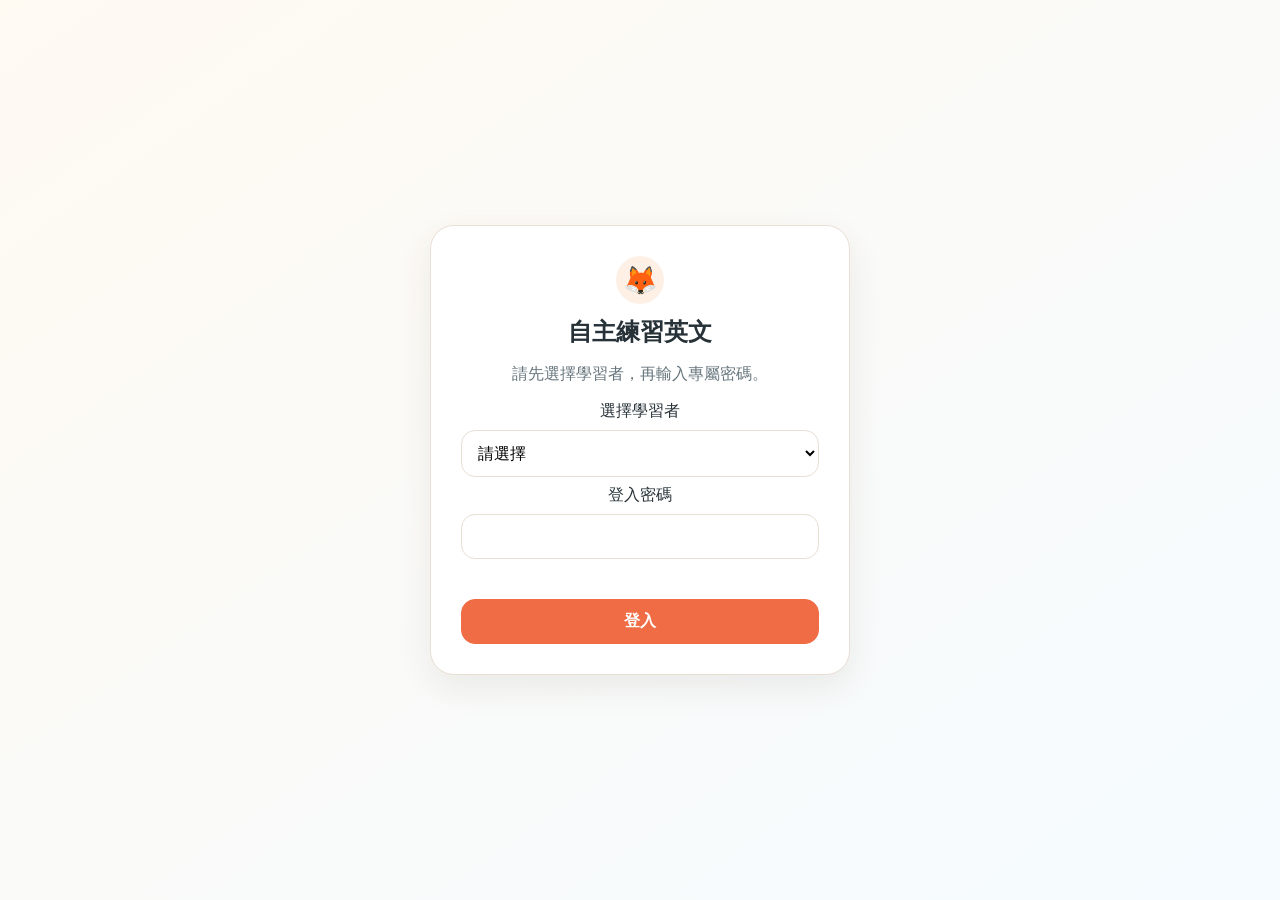
<file: index.html>
<!doctype html>
<html lang="zh-Hant">
<head>
  <meta charset="utf-8">
  <meta name="viewport" content="width=device-width,initial-scale=1">
  <title>自主練習英文</title>
  <style>
    :root{--bg:#fffaf2;--paper:#fff;--ink:#263238;--muted:#66757d;--primary:#ef6c45;--primary2:#ff9b61;--soft:#fff0e5;--green:#2e9b72;--red:#d94c4c;--line:#eadfd5;--shadow:0 12px 34px rgba(78,52,36,.09)}
    *{box-sizing:border-box} body{margin:0;background:linear-gradient(145deg,#fffaf2,#f5fbff);color:var(--ink);font-family:system-ui,"Noto Sans TC",sans-serif} button,select,input{font:inherit} button{cursor:pointer}.app{max-width:1100px;margin:auto;padding:20px}.app.locked{display:none}.login{min-height:100vh;display:grid;place-items:center;padding:20px}.login.hidden{display:none}.login-box{width:min(420px,100%);background:var(--paper);border:1px solid var(--line);border-radius:24px;box-shadow:var(--shadow);padding:30px;text-align:center}.login-box .logo{margin:0 auto 12px}.login-box h1{font-size:24px;margin:0}.login-box p{color:var(--muted)}.login-box input{width:100%;border:1px solid var(--line);border-radius:14px;padding:12px;margin:8px 0}.login-box button{width:100%;margin-top:8px}.login-error{min-height:24px;color:var(--red);font-weight:700}.top{display:flex;align-items:center;justify-content:space-between;gap:16px;flex-wrap:wrap}.brand{display:flex;align-items:center;gap:12px;font-size:22px;font-weight:800}.logo{width:48px;height:48px;display:grid;place-items:center;border-radius:50%;background:var(--soft);font-size:28px}.student-select{display:flex;align-items:center;gap:8px}.student-select select{border:1px solid var(--line);border-radius:12px;padding:10px 34px 10px 12px;background:var(--paper)}.stats{display:grid;grid-template-columns:repeat(3,1fr);gap:12px;margin:20px 0}.stat,.card{background:var(--paper);border:1px solid var(--line);border-radius:20px;box-shadow:var(--shadow)}.stat{padding:14px 16px}.stat small{display:block;color:var(--muted)}.stat strong{font-size:20px}.tabs{display:grid;grid-template-columns:repeat(4,1fr);gap:8px;margin-bottom:18px}.tab,.btn{border:1px solid var(--line);background:var(--paper);color:var(--ink);border-radius:14px;padding:11px 14px;font-weight:700}.tab.active,.btn.primary{background:var(--primary);border-color:var(--primary);color:#fff}.panel{display:none}.panel.active{display:block}.card{padding:22px}.lesson-head{display:flex;justify-content:space-between;align-items:start;gap:14px;flex-wrap:wrap}.lesson-head h2,.lesson-head p{margin:0}.lesson-head p{color:var(--muted);margin-top:4px}.badge{background:var(--soft);color:#9a472c;padding:6px 10px;border-radius:999px;font-weight:700;font-size:13px}.phonics{display:grid;grid-template-columns:.8fr 1.2fr;gap:20px;align-items:center;margin-top:22px}.letter{text-align:center;font-size:100px;line-height:1;color:var(--primary);font-weight:900}.ipa{text-align:center;font-size:28px}.word-box{text-align:center;padding:24px;background:var(--soft);border-radius:18px}.emoji{font-size:78px}.word{font-size:38px;font-weight:900;letter-spacing:2px}.word em{font-style:normal;color:var(--primary)}.actions{display:flex;justify-content:center;gap:10px;flex-wrap:wrap;margin-top:18px}.feedback{min-height:30px;text-align:center;margin:14px 0;font-weight:700}.feedback.good{color:var(--green)}.feedback.bad{color:var(--red)}audio{width:min(420px,100%)}.meter{height:10px;background:#eee4dc;border-radius:999px;overflow:hidden}.meter span{display:block;height:100%;background:linear-gradient(90deg,var(--primary),var(--primary2));width:0;transition:.3s}.sound-parts{display:flex;justify-content:center;align-items:center;gap:10px;flex-wrap:wrap;margin:20px 0}.sound{border:0;border-radius:14px;background:var(--soft);padding:16px 20px;font-size:24px;font-weight:800}.quiz{display:grid;grid-template-columns:repeat(3,1fr);gap:12px;margin-top:18px}.quiz button{min-height:120px}.quiz .qemoji{display:block;font-size:48px}.mistakes{display:grid;gap:10px;margin-top:18px}.mistake{display:grid;grid-template-columns:1fr auto auto;align-items:center;gap:12px;border-bottom:1px solid var(--line);padding:12px 0}.mistake:last-child{border:0}.count{color:var(--red);font-weight:800}.levels{display:grid;grid-template-columns:repeat(4,1fr);gap:10px;margin-top:18px}.level{border:1px solid var(--line);border-radius:15px;padding:14px;background:var(--paper);text-align:left}.level.current{border:2px solid var(--primary);background:var(--soft)}.level strong,.level small{display:block}.level small{color:var(--muted);margin-top:5px}.roster{display:grid;grid-template-columns:repeat(5,1fr);gap:10px;margin-top:18px}.person{border:1px solid var(--line);border-radius:14px;background:var(--paper);padding:14px;text-align:center}.person.active{border:2px solid var(--primary);background:var(--soft)}.person span{display:block;font-size:28px}.note{color:var(--muted);font-size:13px;margin-top:12px}.hidden{display:none!important}@media(max-width:700px){.app{padding:12px}.stats{grid-template-columns:1fr}.tabs{grid-template-columns:repeat(2,1fr)}.phonics{grid-template-columns:1fr}.quiz{grid-template-columns:1fr}.levels{grid-template-columns:repeat(2,1fr)}.roster{grid-template-columns:repeat(2,1fr)}.letter{font-size:78px}.mistake{grid-template-columns:1fr auto}.mistake .listen{grid-column:1/-1}}
    [data-zhuyin]::after{content:none}.person{width:100%;color:var(--ink);font:inherit}.person strong,.person small{display:block}.person small{color:var(--muted);margin-top:5px}.person:disabled{cursor:default;opacity:1}.quiz-game{position:relative;margin-top:20px}.quiz-hud{display:flex;justify-content:space-between;gap:10px;flex-wrap:wrap;padding:10px 14px;background:var(--soft);border-radius:14px;font-weight:800}.reward-burst{position:absolute;inset:40% 0 auto;text-align:center;font-size:34px;pointer-events:none;animation:reward-pop 1.2s ease forwards}.trace-game,.spelling-game,.collection-game{margin-top:20px;padding:16px;background:var(--soft);border-radius:18px;text-align:center}.trace-game h3,.spelling-game h3,.collection-game h3{margin:0 0 8px}.trace-letters,.letter-bank,.spelling-slots,.stroke-order{display:flex;justify-content:center;gap:10px;flex-wrap:wrap;margin:12px 0}.trace-letter,.drag-letter,.letter-slot{min-width:52px;min-height:52px;border:2px solid var(--line);border-radius:13px;background:var(--paper);font-size:26px;font-weight:900;display:grid;place-items:center}.trace-letter.active{border-color:var(--primary);background:var(--primary);color:#fff}.stroke-step{padding:8px 11px;background:var(--paper);border:2px solid var(--line);border-radius:12px;font-size:13px;font-weight:800}.stroke-step.active{border-color:var(--primary);background:var(--primary);color:#fff}.trace-canvas{display:block;width:min(430px,100%);height:180px;margin:12px auto;background:var(--paper);border:2px dashed var(--line);border-radius:16px;touch-action:none}.spelling-game.locked{opacity:.58}.letter-slot{border-style:dashed}.letter-slot.filled{border-style:solid;border-color:var(--primary)}.drag-letter{cursor:grab;color:var(--primary)}.drag-letter:active{cursor:grabbing}.spelling-feedback{min-height:26px;font-weight:800}.spelling-feedback.good{color:var(--green)}.spelling-feedback.bad{color:var(--red)}.learning-card{min-width:0;min-height:360px;perspective:900px}.card-shell{position:relative;width:100%;height:100%;min-height:360px;transition:transform .5s;transform-style:preserve-3d}.learning-card.flipped .card-shell{transform:rotateY(180deg)}.card-face{position:absolute;inset:0;backface-visibility:hidden;border:4px solid var(--line);border-radius:20px;background:var(--paper);padding:12px;display:flex;flex-direction:column;gap:8px;overflow:hidden}.card-face.back{transform:rotateY(180deg);justify-content:center}.learning-card.animal .card-face{border-color:#62a96b}.learning-card.place .card-face{border-color:#579bd3}.learning-card.item .card-face{border-color:#e0b84f}.card-top,.card-actions,.card-stats{display:flex;align-items:center;justify-content:space-between;gap:6px;flex-wrap:wrap}.card-type,.card-rarity{font-size:12px;font-weight:800}.quiz .learning-card button{min-height:44px}.quiz .learning-card .card-picture{border:0;background:transparent;font-size:78px;min-height:112px}.card-word{font-size:30px;font-weight:900}.card-word b{color:var(--primary)}.card-zh{min-height:22px;color:var(--muted);font-weight:800}.card-actions button,.card-face.back button{min-height:44px}.card-stats span{padding:4px 7px;border-radius:999px;background:var(--soft);font-size:12px;font-weight:800}.card-detail{position:absolute;inset:auto 10px 10px;background:var(--ink);color:var(--paper);border-radius:12px;padding:9px;font-size:12px;z-index:4}.learning-card.correct .card-face{box-shadow:0 0 0 5px rgba(46,155,114,.2);animation:card-win .5s ease}.learning-card.wrong{animation:card-shake .35s ease}.learning-card.locked-card{filter:grayscale(1);opacity:.6}.collection-grid{display:grid;grid-template-columns:repeat(5,1fr);gap:10px}.collection-item{background:var(--paper);border:1px solid var(--line);border-radius:14px;padding:10px}.collection-item .mini-art{font-size:36px}.collection-item.locked .mini-art{filter:brightness(0);opacity:.35}.collection-item small{display:block;color:var(--muted)}@keyframes card-win{50%{transform:scale(1.04)}}@keyframes card-shake{25%{transform:translateX(-8px)}75%{transform:translateX(8px)}}@keyframes reward-pop{0%{opacity:0;transform:scale(.4)}35%{opacity:1;transform:scale(1.25)}100%{opacity:0;transform:translateY(-55px)}}@media(max-width:700px){.collection-grid{grid-template-columns:repeat(2,1fr)}.learning-card{min-height:380px}.card-shell{min-height:380px}}@media(prefers-reduced-motion:reduce){.card-shell,.learning-card,.reward-burst{animation:none!important;transition:none!important}}
  </style>
</head>
<body>
<section class="login" id="loginScreen">
  <form class="login-box" id="loginForm">
    <div class="logo">🦊</div>
    <h1>自主練習英文</h1>
    <p>請先選擇學習者，再輸入專屬密碼。</p>
    <label for="loginStudent">選擇學習者</label>
    <select id="loginStudent" required style="width:100%;border:1px solid var(--line);border-radius:14px;padding:12px;margin:8px 0;background:var(--paper)">
      <option value="">請選擇</option>
      <option value="0">01 仁偉</option><option value="1">02 怡恩</option><option value="2">03 雨葳</option><option value="3">04 可芸</option><option value="4">05 星岑</option>
      <option value="5">06 若綺</option><option value="6">07 宸熙</option><option value="7">08 宸愷</option><option value="8">09 苡瑄</option><option value="9">10 辰淮</option>
      <option value="10">11 測試1</option><option value="11">12 測試2</option><option value="admin">管理者</option>
    </select>
    <label for="password">登入密碼</label>
    <input id="password" type="password" inputmode="numeric" autocomplete="current-password" required>
    <div class="login-error" id="loginError" aria-live="polite"></div>
    <button class="btn primary" type="submit">登入</button>
  </form>
</section>
<main class="app locked" id="learningApp">
  <header class="top">
      <div class="brand" data-zhuyin="ㄗˋ ㄓㄨˇ ㄌㄧㄢˋ ㄒㄧˊ ㄧㄥ ㄨㄣˊ"><span class="logo">🦊</span>自主練習英文</div>
      <div class="student-select"><span class="badge hidden" id="adminBadge">管理者模式</span><label data-zhuyin="ㄒㄩㄝˊ ㄒㄧˊ ㄓㄜˇ">學習者 <select id="studentSelect" disabled></select></label><button class="btn" id="logoutBtn" data-zhuyin="ㄉㄥ ㄔㄨ">登出</button></div>
  </header>
  <section class="stats">
    <div class="stat"><small data-zhuyin="ㄇㄨˋ ㄑㄧㄢˊ ㄔㄥˊ ㄉㄨˋ">目前程度</small><strong id="currentLevel" data-zhuyin="ㄑㄧˇ ㄇㄥˊ">Lv.0 啟蒙</strong></div>
    <div class="stat"><small data-zhuyin="ㄐㄧㄣ ㄊㄧㄢ ㄏㄨㄛˋ ㄉㄜˊ">今天獲得</small><strong id="stars">⭐ 0</strong></div>
    <div class="stat"><small data-zhuyin="ㄉㄞˋ ㄐㄧㄚ ㄑㄧㄤˊ">待加強</small><strong id="errorCount">0 項</strong></div>
  </section>
  <nav class="tabs" aria-label="主要功能">
    <button class="tab active" data-panel="learn" data-zhuyin="ㄈㄚ ㄧㄣ ㄒㄩㄝˊ ㄒㄧˊ">🔤 發音學習</button>
    <button class="tab" data-panel="practice" data-zhuyin="ㄔㄤˊ ㄘㄨㄛˋ ㄌㄧㄢˋ ㄒㄧˊ">🎯 常錯練習</button>
    <button class="tab" data-panel="roadmap" data-zhuyin="ㄔㄥˊ ㄉㄨˋ ㄉㄧˋ ㄊㄨˊ">🗺️ 程度地圖</button>
    <button class="tab" data-panel="classroom" data-zhuyin="ㄒㄩㄝˊ ㄒㄧˊ ㄓㄜˇ">👩‍🏫 學習者</button>
  </nav>
  <div style="margin:0 0 18px;text-align:center"><a href="english-adventure/index.html" class="btn primary" style="display:inline-flex;align-items:center;justify-content:center;min-height:58px;padding:14px 28px;text-decoration:none;font-size:20px">🎮 英文遊戲</a></div>

  <section class="panel active" id="learn">
    <div class="card">
      <div class="lesson-head"><div><h2 id="lessonTitle" data-zhuyin="ㄉㄨㄢˇ ㄇㄨˇ ㄧㄣ">短母音 a：cat</h2><p data-zhuyin="ㄊㄧㄥ ㄧㄣ → ㄎㄢˋ ㄗㄨㄟˇ ㄒㄧㄥˊ → ㄔㄞ ㄧㄣ → ㄏㄜˊ ㄧㄣ → ㄌㄨˋ ㄧㄣ">聽音 → 看嘴型 → 拆音 → 合音 → 錄音</p></div><span class="badge" id="wordProgress" data-zhuyin="ㄉㄧˋ ㄧ ㄍㄜ˙ ㄗˋ・ㄊㄨㄥ ㄍㄨㄛˋ ㄇㄣˊ ㄎㄢˇ">第 1 / 5 字・通過門檻 70%</span></div>
      <div class="phonics">
        <div><div class="letter">A a</div><div class="ipa">/æ/<br><small data-zhuyin="ㄗㄨㄟˇ ㄅㄚ ㄓㄤ ㄎㄞ、ㄕㄜˊ ㄊㄡ˙ ㄈㄤˋ ㄉㄧ">嘴巴張開、舌頭放低</small></div></div>
        <div class="word-box"><div class="emoji" id="lessonEmoji">🐱</div><div class="word" id="lessonWord">c<em>a</em>t</div><div id="lessonTranslation" data-zhuyin="ㄓㄨㄥ ㄨㄣˊ：ㄇㄠ" style="font-weight:800;margin-top:6px">中文：貓</div><div id="lessonTip" data-zhuyin="ㄈㄚ ㄧㄣ ㄓㄨㄥˋ ㄉㄧㄢˇ：ㄓㄨㄥ ㄐㄧㄢ ㄉㄜ˙ ㄇㄨˇ ㄧㄣ，ㄗㄨㄟˇ ㄅㄚ ㄓㄤ ㄎㄞ、ㄕㄜˊ ㄊㄡ˙ ㄈㄤˋ ㄉㄧ" style="color:var(--muted);margin-top:8px">發音重點：中間 a 發 /æ/，嘴巴張開、舌頭放低。</div><div class="actions"><button class="btn" id="hearWord" data-zhuyin="ㄊㄧㄥ ㄕˋ ㄈㄢˋ">🔊 聽示範</button><button class="btn" id="blendWord" data-zhuyin="ㄔㄞ ㄧㄣ ㄏㄜˊ ㄧㄣ">🧩 拆音合音</button></div></div>
      </div>
      <div class="trace-game"><h3>✍️ 字母描寫</h3><p>選擇字母、先看筆畫順序，再沿著淡色字母描寫。</p><div class="trace-letters" id="traceLetters"></div><div class="stroke-order" id="strokeOrder" aria-live="polite"></div><button class="btn" id="playStrokeOrder">▶ 播放筆順</button><canvas class="trace-canvas" id="traceCanvas" width="430" height="180" aria-label="字母描寫區"></canvas><button class="btn" id="clearTrace">清除重寫</button></div>
      <div class="sound-parts" id="soundParts"><button class="sound" data-say="K">c<br><small>/k/</small></button><span>＋</span><button class="sound" data-say="Ah">a<br><small>/æ/</small></button><span>＋</span><button class="sound" data-say="T">t<br><small>/t/</small></button></div>
      <div class="meter"><span id="scoreMeter"></span></div>
      <div class="feedback" id="recordFeedback" data-zhuyin="ㄒㄧㄢ ㄊㄧㄥ ㄕˋ ㄈㄢˋ，ㄗㄞˋ ㄢˋ ㄒㄧㄚˋ ㄇㄞˋ ㄎㄜˋ ㄈㄥ ㄕㄨㄛ">先聽示範，再按下麥克風說 cat</div>
      <div class="actions"><button class="btn primary" id="recordBtn" data-zhuyin="ㄌㄨˋ ㄧㄣ ㄅㄧㄥˋ ㄆㄢˋ ㄉㄨㄢˋ">🎙️ 錄音並判斷</button><audio id="playback" class="hidden" controls aria-label="播放孩子的發音"></audio></div>
      <div class="actions hidden" id="stageActions"><button class="btn primary" id="nextWord" data-zhuyin="ㄌㄧˋ ㄐㄧˊ ㄐㄧㄣˋ ㄖㄨˋ ㄒㄧㄚˋ ㄧ ㄍㄜ˙ ㄗˋ">立即進入下一個字</button><button class="btn" id="saveStage" data-zhuyin="ㄔㄨˊ ㄘㄨㄣˊ ㄇㄨˋ ㄑㄧㄢˊ ㄐㄧㄝ ㄉㄨㄢˋ">儲存目前階段</button></div>
      <div class="quiz-game"><div class="quiz-hud" id="quizHud"><span>🎯 任務：錄音通過後找出正確圖卡</span><span id="quizScore">❤️❤️❤️　連勝 0</span></div><div class="quiz" id="quizCards"></div><div id="rewardLayer" aria-live="polite"></div></div>
      <div class="spelling-game locked" id="spellingGame"><h3>🧩 拖曳字母完成單字</h3><p>拖曳或點選打亂的字母；點到字母時會播放發音。</p><div class="spelling-slots" id="spellingSlots"></div><div class="letter-bank" id="letterBank"></div><div class="spelling-feedback" id="spellingFeedback">先完成圖卡挑戰</div><button class="btn" id="resetSpelling">重新排列</button></div>
      <div class="collection-game"><h3>📖 我的卡牌圖鑑</h3><p id="collectionProgress">已獲得 0 / 5</p><div class="collection-grid" id="cardCollection"></div></div>
      <div class="feedback" id="quizFeedback" data-zhuyin="ㄒㄧㄢ ㄨㄢˊ ㄔㄥˊ ㄌㄨˋ ㄧㄣ，ㄘㄞˊ ㄋㄥˊ ㄎㄞ ㄕˇ ㄊㄨˊ ㄎㄚˇ ㄊㄧㄠˇ ㄓㄢˋ">先完成錄音，才能開始圖卡挑戰</div>
    </div>
  </section>

  <section class="panel" id="practice">
    <div class="card"><div class="lesson-head"><div><h2 data-zhuyin="ㄨㄛˇ ㄉㄜ˙ ㄔㄤˊ ㄘㄨㄛˋ ㄌㄧㄢˋ ㄒㄧˊ">我的常錯練習</h2><p data-zhuyin="ㄘㄨㄛˋ ㄉㄜ˙ ㄩㄝˋ ㄉㄨㄛ，ㄩㄝˋ ㄧㄡ ㄒㄧㄢ ㄔㄨ ㄒㄧㄢˋ；ㄉㄚˊ ㄉㄨㄟˋ ㄏㄡˋ ㄏㄨㄟˋ ㄓㄨˊ ㄅㄨˋ ㄐㄧㄢˇ ㄕㄠˇ。">錯得越多，越優先出現；答對後會逐步減少。</p></div><button class="btn" id="clearErrors" data-zhuyin="ㄑㄧㄥ ㄔㄨˊ ㄐㄧˋ ㄌㄨˋ">清除紀錄</button></div><div class="mistakes" id="mistakeList"></div></div>
  </section>

  <section class="panel" id="roadmap">
    <div class="card"><div class="lesson-head"><div><h2 data-zhuyin="ㄌㄧㄥˊ ㄐㄧ ㄔㄨˇ ㄉㄠˋ">零基礎到 TOEIC 850</h2><p data-zhuyin="ㄉㄚˊ ㄔㄥˊ ㄕㄥ ㄐㄧˊ ㄊㄧㄠˊ ㄐㄧㄢˋ ㄏㄡˋ ㄗㄞˋ ㄐㄧㄣˋ ㄖㄨˋ ㄒㄧㄚˋ ㄧ ㄐㄧㄝ ㄉㄨㄢˋ。">達成升級條件後再進入下一階段。</p></div><span class="badge" data-zhuyin="ㄅㄚ ㄍㄜ˙ ㄐㄧㄝ ㄉㄨㄢˋ">8個階段</span></div><div class="levels" id="levelGrid"></div><div class="feedback" id="levelDetail"></div></div>
  </section>

  <section class="panel" id="classroom">
    <div class="card"><div class="lesson-head"><div><h2>12位學習者</h2><p id="classroomIntro">每位學習者的進度與錯題分開保存。</p></div></div><div class="roster" id="roster"></div><p class="note">管理者可點選學習者模擬其視角。此版本的資料保存在目前瀏覽器，因此只能顯示這台裝置上的學習紀錄。</p></div>
  </section>
</main>
<script>
  const loginScreen=document.querySelector('#loginScreen'),learningApp=document.querySelector('#learningApp');
  function unlock(){loginScreen.classList.add('hidden');learningApp.classList.remove('locked')}
  if(sessionStorage.getItem('fox-login')==='ok'&&sessionStorage.getItem('fox-student')!==null)unlock();
  document.querySelector('#loginForm').onsubmit=e=>{e.preventDefault();const input=document.querySelector('#password'),chosen=document.querySelector('#loginStudent').value,isAdmin=chosen==='admin',expected=isAdmin?'123456':chosen===''?'':String(Number(chosen)+1).padStart(2,'0');if(chosen!==''&&input.value===expected){sessionStorage.setItem('fox-login','ok');sessionStorage.setItem('fox-admin',isAdmin?'yes':'no');sessionStorage.setItem('fox-student',isAdmin?'0':chosen);document.querySelector('#loginError').textContent='';unlock();state.admin=isAdmin;state.student=isAdmin?0:Number(chosen);renderStudent()}else{document.querySelector('#loginError').textContent=chosen===''?'請先選擇學習者。':'密碼錯誤，請重新輸入。';input.select()}};
  const students=['01 仁偉','02 怡恩','03 雨葳','04 可芸','05 星岑','06 若綺','07 宸熙','08 宸愷','09 苡瑄','10 辰淮','11 測試1','12 測試2'];
  const studentZhuyin=['ㄖㄣˊ ㄨㄟˇ','ㄧˊ ㄣ','ㄩˇ ㄨㄟ','ㄎㄜˇ ㄩㄣˊ','ㄒㄧㄥ ㄘㄣˊ','ㄖㄨㄛˋ ㄑㄧˇ','ㄔㄣˊ ㄒㄧ','ㄔㄣˊ ㄎㄞˇ','ㄧˇ ㄒㄩㄢ','ㄔㄣˊ ㄏㄨㄞˊ','ㄘㄜˋ ㄕˋ ㄧ','ㄘㄜˋ ㄕˋ ㄦˋ'];
  const avatars=['🐼','🐰','🐯','🐨','🐧','🦁','🦊','🐬','🦉','🦅','🐻','🐹'];
  const levels=[['Lv.0 啟蒙','字母音、嘴型、100個圖像單字'],['Lv.1 拼讀','自然拼讀、CVC、300字'],['Lv.2 基礎 A1','生活句型、800字'],['Lv.3 日常 A2','完整對話、1,500字'],['Lv.4 進階 B1','職場入門、TOEIC 450+'],['Lv.5 職場 B1+','TOEIC 600+'],['Lv.6 高階 B2','TOEIC 730+'],['Lv.7 達標','TOEIC 850']];
  const state={student:Number(sessionStorage.getItem('fox-student')||0),admin:sessionStorage.getItem('fox-admin')==='yes',stars:0};
  const lessonWords=[
    {word:'cat',emoji:'🐱',zh:'貓',zhuyin:'ㄇㄠ',tip:'中間 a 發 /æ/，嘴巴張開、舌頭放低；最後 /t/ 要清楚。',tipZhuyin:'ㄓㄨㄥ ㄐㄧㄢ ㄉㄜ˙ ㄇㄨˇ ㄧㄣ，ㄗㄨㄟˇ ㄅㄚ ㄓㄤ ㄎㄞ、ㄕㄜˊ ㄊㄡ˙ ㄈㄤˋ ㄉㄧ；ㄗㄨㄟˋ ㄏㄡˋ ㄧㄠˋ ㄑㄧㄥ ㄔㄨˇ。',card:{category:'animal',type:'🐾 動物',rarity:'普通卡',sentence:'The cat is happy.',sentenceZh:'這隻貓很開心。',heart:3,power:2,wisdom:2},parts:[['c','K','/k/'],['a','Ah','/æ/'],['t','T','/t/']]},
    {word:'map',emoji:'🗺️',zh:'地圖',zhuyin:'ㄉㄧˋ ㄊㄨˊ',tip:'中間 a 發 /æ/；最後 /p/ 要閉唇後輕輕送氣。',tipZhuyin:'ㄓㄨㄥ ㄐㄧㄢ ㄉㄜ˙ ㄇㄨˇ ㄧㄣ；ㄗㄨㄟˋ ㄏㄡˋ ㄧㄠˋ ㄅㄧˋ ㄔㄨㄣˊ ㄏㄡˋ ㄑㄧㄥ ㄑㄧㄥ ㄙㄨㄥˋ ㄑㄧˋ。',card:{category:'place',type:'🗺️ 地點',rarity:'稀有卡',sentence:'This is a map.',sentenceZh:'這是一張地圖。',heart:2,power:1,wisdom:4},parts:[['m','M','/m/'],['a','Ah','/æ/'],['p','P','/p/']]},
    {word:'hat',emoji:'🎩',zh:'帽子',zhuyin:'ㄇㄠˋ ㄗ˙',tip:'開頭 /h/ 輕輕吐氣，中間 a 發 /æ/；最後 /t/ 要清楚。',tipZhuyin:'ㄎㄞ ㄊㄡˊ ㄑㄧㄥ ㄑㄧㄥ ㄊㄨˇ ㄑㄧˋ，ㄓㄨㄥ ㄐㄧㄢ ㄉㄜ˙ ㄇㄨˇ ㄧㄣ；ㄗㄨㄟˋ ㄏㄡˋ ㄧㄠˋ ㄑㄧㄥ ㄔㄨˇ。',card:{category:'item',type:'🎒 道具',rarity:'普通卡',sentence:'This is my hat.',sentenceZh:'這是我的帽子。',heart:2,power:2,wisdom:2},parts:[['h','H','/h/'],['a','Ah','/æ/'],['t','T','/t/']]},
    {word:'bag',emoji:'🎒',zh:'袋子／書包',zhuyin:'ㄉㄞˋ ㄗ˙／ㄕㄨ ㄅㄠ',tip:'中間 a 發 /æ/；最後 /g/ 要保留濁音，不要省略。',tipZhuyin:'ㄓㄨㄥ ㄐㄧㄢ ㄉㄜ˙ ㄇㄨˇ ㄧㄣ；ㄗㄨㄟˋ ㄏㄡˋ ㄧㄠˋ ㄅㄠˇ ㄌㄧㄡˊ ㄓㄨㄛˊ ㄧㄣ，ㄅㄨˊ ㄧㄠˋ ㄕㄥˇ ㄌㄩㄝˋ。',card:{category:'item',type:'🎒 道具',rarity:'稀有卡',sentence:'The bag is big.',sentenceZh:'這個書包很大。',heart:4,power:2,wisdom:2},parts:[['b','B','/b/'],['a','Ah','/æ/'],['g','G','/g/']]},
    {word:'ant',emoji:'🐜',zh:'螞蟻',zhuyin:'ㄇㄚˇ ㄧˇ',tip:'開頭 a 發 /æ/，嘴巴先張開；結尾 /nt/ 要連續而清楚。',tipZhuyin:'ㄎㄞ ㄊㄡˊ ㄉㄜ˙ ㄇㄨˇ ㄧㄣ，ㄗㄨㄟˇ ㄅㄚ ㄒㄧㄢ ㄓㄤ ㄎㄞ；ㄐㄧㄝˊ ㄨㄟˇ ㄧㄠˋ ㄌㄧㄢˊ ㄒㄩˋ ㄦˊ ㄑㄧㄥ ㄔㄨˇ。',card:{category:'animal',type:'🐾 動物',rarity:'史詩卡',sentence:'The ant is small.',sentenceZh:'這隻螞蟻很小。',heart:2,power:3,wisdom:3},parts:[['a','Ah','/æ/'],['n','N','/n/'],['t','T','/t/']]}
  ];
  let currentWordIndex=0,currentWord=lessonWords[0],advanceTimer,justPassed=false,recordPassed=false,gameLives=3,gameCombo=0,gameWon=false,spellingComplete=false,traceIndex=0;
  const progressKey=()=>`fox-stage-${state.student}`;
  function updateQuizHud(){const hearts='❤️'.repeat(gameLives)+'🤍'.repeat(3-gameLives);document.querySelector('#quizScore').textContent=`${hearts}　連勝 ${gameCombo}`;document.querySelector('#quizHud').firstElementChild.textContent=recordPassed?`🎯 任務：找出 ${currentWord.word} 的圖卡`:'🔒 任務：先完成錄音並達到70%'}
  function showReward(reward){const layer=document.querySelector('#rewardLayer');layer.innerHTML=`<div class="reward-burst">🎉 +${reward}⭐ 太棒了！</div>`;setTimeout(()=>layer.innerHTML='',1300)}
  const cardKey=word=>`fox-card-${state.student}-${word}`;
  function cardRecord(word){try{return JSON.parse(localStorage.getItem(cardKey(word))||'{"wins":0}')}catch{return{wins:0}}}
  function cardTitle(word,wins){return wins>=6?`Magic ${word[0].toUpperCase()+word.slice(1)}`:wins>=3?`Happy ${word[0].toUpperCase()+word.slice(1)}`:word[0].toUpperCase()+word.slice(1)}
  function collectCard(){const record=cardRecord(currentWord.word);record.wins=(record.wins||0)+1;localStorage.setItem(cardKey(currentWord.word),JSON.stringify(record));renderCollection()}
  function renderCollection(){const unlocked=lessonWords.filter(word=>(cardRecord(word.word).wins||0)>0).length;document.querySelector('#collectionProgress').textContent=`已獲得 ${unlocked} / ${lessonWords.length}・朗讀3次可進化`;document.querySelector('#cardCollection').innerHTML=lessonWords.map(word=>{const wins=cardRecord(word.word).wins||0,isUnlocked=wins>0;return `<div class="collection-item ${isUnlocked?'':'locked'}"><div class="mini-art">${word.emoji}</div><strong>${isUnlocked?cardTitle(word.word,wins):'???'}</strong><small>${isUnlocked?word.card.rarity:'尚未解鎖'}</small><small>熟練度 ${wins}</small></div>`}).join('')}
  function chooseCard(card,index){if(!recordPassed||gameWon)return;const chosen=lessonWords[index],out=document.querySelector('#quizFeedback');say(chosen.word+'.');if(chosen.word===currentWord.word){gameWon=true;gameCombo++;const reward=gameCombo>0&&gameCombo%3===0?2:1;state.stars+=reward;card.classList.add('correct');document.querySelectorAll('[data-select-card]').forEach(button=>button.disabled=true);out.textContent=`答對了！${cardTitle(chosen.word,cardRecord(chosen.word).wins||0)} 完成，接著完成拼字遊戲！`;out.className='feedback good';showReward(reward);improve('listen');renderSpelling();renderStudentSummary();updateQuizHud()}else{gameLives=Math.max(0,gameLives-1);gameCombo=0;card.classList.add('wrong');setTimeout(()=>card.classList.remove('wrong'),450);out.textContent=gameLives?`這張是 ${chosen.word}，還有 ${gameLives} 顆愛心，再找找 ${currentWord.word}！`:`愛心用完也沒關係，聽清楚後再找 ${currentWord.word}！`;out.className='feedback bad';addError('listen');updateQuizHud()}}
  function renderQuiz(){const indexes=[currentWordIndex,(currentWordIndex+1)%lessonWords.length,(currentWordIndex+2)%lessonWords.length].sort(()=>Math.random()-.5),locked=!recordPassed;document.querySelector('#quizCards').innerHTML=indexes.map(i=>{const word=lessonWords[i],c=word.card,wins=cardRecord(word.word).wins||0,display=word.word[0].toUpperCase()+word.word.slice(1);return `<article class="learning-card ${c.category}" data-card-index="${i}"><div class="card-shell"><section class="card-face front"><div class="card-top"><span class="card-type">${c.type}</span><span class="card-rarity">✨ ${c.rarity}</span></div><button type="button" class="card-picture" data-card-word="${i}" ${locked?'disabled':''}>${word.emoji}</button><div class="card-word"><b>${display[0]}</b>${display.slice(1)}</div><div class="card-zh" data-card-zh="${i}">點「中文」查看提示</div><div class="card-actions"><button class="btn" data-normal="${i}" ${locked?'disabled':''}>🔊 正常</button><button class="btn" data-slow="${i}" ${locked?'disabled':''}>🐢 慢速</button><button class="btn" data-show-zh="${i}" ${locked?'disabled':''}>中文</button></div><div class="card-stats"><span>❤️ ${c.heart}</span><span>⚡ ${c.power}</span><span>🧠 ${c.wisdom}</span></div><button class="btn primary" data-select-card="${i}" ${locked||gameWon?'disabled':''}>選這張卡</button><button class="btn" data-flip="${i}" ${locked?'disabled':''}>翻到背面</button><div class="card-detail hidden">拼法：${[...word.word].join('-')}・${c.type}・答對 ${wins} 次</div></section><section class="card-face back"><strong>${cardTitle(word.word,wins)}</strong><p>${c.sentence}<br><small>${c.sentenceZh}</small></p><button class="btn" data-sentence="${i}">🔊 播放例句</button><p><strong>任務：</strong><br>Which card means「${currentWord.zh}」?</p><button class="btn primary" data-select-card="${i}" ${locked||gameWon?'disabled':''}>提交這張卡</button><button class="btn" data-flip="${i}">回到正面</button></section></div></article>`}).join('');updateQuizHud();document.querySelectorAll('[data-card-word],[data-normal]').forEach(button=>button.onclick=()=>say(lessonWords[Number(button.dataset.cardWord??button.dataset.normal)].word+'.',.72));document.querySelectorAll('[data-slow]').forEach(button=>button.onclick=()=>say(lessonWords[Number(button.dataset.slow)].word+'.',.45));document.querySelectorAll('[data-show-zh]').forEach(button=>button.onclick=()=>{const word=lessonWords[Number(button.dataset.showZh)],label=document.querySelector(`[data-card-zh="${button.dataset.showZh}"]`);label.textContent=label.textContent===word.zh?'點「中文」查看提示':word.zh});document.querySelectorAll('[data-sentence]').forEach(button=>button.onclick=()=>say(lessonWords[Number(button.dataset.sentence)].card.sentence,.72));document.querySelectorAll('[data-flip]').forEach(button=>button.onclick=()=>button.closest('.learning-card').classList.toggle('flipped'));document.querySelectorAll('[data-select-card]').forEach(button=>button.onclick=()=>chooseCard(button.closest('.learning-card'),Number(button.dataset.selectCard)));document.querySelectorAll('.learning-card').forEach(card=>{let timer;card.onpointerdown=e=>{if(e.target.closest('button'))return;timer=setTimeout(()=>card.querySelector('.card-detail').classList.remove('hidden'),550)};card.onpointerup=card.onpointerleave=()=>{clearTimeout(timer);setTimeout(()=>card.querySelector('.card-detail').classList.add('hidden'),1800)}})}
  function shuffledLetters(){const letters=[...currentWord.word].map((char,id)=>({char,id}));for(let i=letters.length-1;i>0;i--){const j=Math.floor(Math.random()*(i+1));[letters[i],letters[j]]=[letters[j],letters[i]]}if(letters.length>1&&letters.map(x=>x.char).join('')===currentWord.word)[letters[0],letters[1]]=[letters[1],letters[0]];return letters}
  function moveLetter(id,slotIndex){if(!gameWon||spellingComplete)return;const letter=document.querySelector(`[data-letter-id="${id}"]`),slots=[...document.querySelectorAll('.letter-slot')],slot=slots[slotIndex];if(!letter||!slot||slot.children.length)return;slot.append(letter);slot.classList.add('filled');checkSpelling()}
  function checkSpelling(){const slots=[...document.querySelectorAll('.letter-slot')];if(!slots.every(slot=>slot.children.length))return;const answer=slots.map(slot=>slot.firstElementChild.dataset.char).join(''),feedback=document.querySelector('#spellingFeedback');if(answer===currentWord.word){spellingComplete=true;feedback.textContent=`拼字成功！獲得 ${currentWord.word} 卡牌！`;feedback.className='spelling-feedback good';document.querySelectorAll('.drag-letter').forEach(letter=>letter.draggable=false);document.querySelector('#stageActions').classList.remove('hidden');state.stars++;collectCard();renderStudentSummary();say(currentWord.word+'.',.62);showReward(1)}else{feedback.textContent='順序還不正確，點選字母放回去再試一次。';feedback.className='spelling-feedback bad';addError('listen')}}
  function bindSpelling(){document.querySelectorAll('.drag-letter').forEach(letter=>{letter.onclick=e=>{e.stopPropagation();say(letter.dataset.char);if(letter.parentElement.id==='letterBank'){const open=[...document.querySelectorAll('.letter-slot')].findIndex(slot=>!slot.children.length);if(open>=0)moveLetter(letter.dataset.letterId,open)}else if(!spellingComplete){const slot=letter.parentElement;document.querySelector('#letterBank').append(letter);slot.classList.remove('filled')}};letter.ondragstart=e=>{e.dataTransfer.setData('text/plain',letter.dataset.letterId);say(letter.dataset.char)}});document.querySelectorAll('.letter-slot').forEach((slot,index)=>{slot.ondragover=e=>e.preventDefault();slot.ondrop=e=>{e.preventDefault();moveLetter(e.dataTransfer.getData('text/plain'),index)}})}
  function renderSpelling(){const game=document.querySelector('#spellingGame'),bank=document.querySelector('#letterBank'),feedback=document.querySelector('#spellingFeedback');game.classList.toggle('locked',!gameWon);document.querySelector('#spellingSlots').innerHTML=[...currentWord.word].map((_,i)=>`<div class="letter-slot" data-slot="${i}" aria-label="第 ${i+1} 個字母位置"></div>`).join('');bank.innerHTML=shuffledLetters().map(item=>`<button type="button" class="drag-letter" draggable="${gameWon}" data-letter-id="${item.id}" data-char="${item.char}" ${gameWon?'':'disabled'}>${item.char}</button>`).join('');feedback.textContent=gameWon?'請拖曳或點選字母完成單字':'先完成圖卡挑戰';feedback.className='spelling-feedback';bindSpelling()}
  const traceCanvas=document.querySelector('#traceCanvas'),traceContext=traceCanvas.getContext('2d');
  const strokeInfo={
    c:{steps:['第1筆：右上起筆，向左下繞成弧線'],points:[[305,48]],paths:[[[300,55],[270,38],[220,38],[175,58],[155,90],[165,122],[205,140],[255,136],[292,118]]]},
    a:{steps:['第1筆：畫一個逆時針圓圈','第2筆：右側由上往下直寫'],points:[[155,72],[285,45]],paths:[[[270,65],[245,45],[205,45],[175,65],[165,95],[180,122],[215,135],[250,120],[265,92],[260,65]],[[270,55],[270,135]]]},
    t:{steps:['第1筆：由上往下直寫','第2筆：由左往右畫短橫線'],points:[[225,35],[150,78]],paths:[[[230,28],[225,55],[225,135]],[[175,70],[275,70]]]},
    m:{steps:['第1筆：由上往下直寫','第2筆：往上再彎下畫第一個拱','第3筆：接著畫第二個拱'],points:[[115,45],[205,70],[300,70]],paths:[[[135,62],[135,135]],[[135,82],[160,55],[195,60],[205,85],[205,135]],[[205,82],[230,55],[265,60],[275,85],[275,135]]]},
    p:{steps:['第1筆：由上往下寫長直線','第2筆：從中間向右畫圓弧'],points:[[165,42],[260,78]],paths:[[[170,55],[170,155]],[[170,72],[205,50],[250,60],[265,88],[255,115],[215,125],[170,110]]]},
    h:{steps:['第1筆：由上往下寫長直線','第2筆：從中間往上再彎下'],points:[[165,35],[255,75]],paths:[[[165,25],[165,135]],[[165,83],[195,55],[235,60],[250,88],[250,135]]]},
    b:{steps:['第1筆：由上往下寫長直線','第2筆：從中間向右畫圓圈'],points:[[165,35],[255,90]],paths:[[[165,25],[165,135]],[[165,78],[200,52],[245,62],[260,90],[250,120],[210,135],[165,112]]]},
    g:{steps:['第1筆：畫一個逆時針圓圈','第2筆：右側往下再向左彎'],points:[[160,68],[275,105]],paths:[[[270,65],[245,45],[205,45],[175,65],[165,95],[180,122],[215,135],[250,120],[265,92],[260,65]],[[270,55],[270,140],[250,160],[210,160],[185,148]]]},
    n:{steps:['第1筆：由上往下直寫','第2筆：往上再彎下畫一個拱'],points:[[165,48],[260,75]],paths:[[[165,62],[165,135]],[[165,83],[195,55],[235,60],[250,88],[250,135]]]}
  };
  function currentStroke(){const letter=currentWord.word[traceIndex]||'';return strokeInfo[letter]||{steps:['第1筆：依照淡色字母方向描寫'],points:[[215,45]]}}
  function renderStrokeOrder(active=-1){const info=currentStroke();document.querySelector('#strokeOrder').innerHTML=info.steps.map((step,i)=>`<span class="stroke-step ${i===active?'active':''}">${step}</span>`).join('')}
  function drawTraceGuide(){traceContext.clearRect(0,0,traceCanvas.width,traceCanvas.height);traceContext.fillStyle='rgba(239,108,69,.18)';traceContext.font='140px system-ui';traceContext.textAlign='center';traceContext.textBaseline='middle';traceContext.fillText(currentWord.word[traceIndex]||'',traceCanvas.width/2,traceCanvas.height/2+5);currentStroke().points.forEach((point,i)=>{traceContext.beginPath();traceContext.fillStyle='#ef6c45';traceContext.arc(point[0],point[1],13,0,Math.PI*2);traceContext.fill();traceContext.fillStyle='#fff';traceContext.font='bold 15px system-ui';traceContext.fillText(String(i+1),point[0],point[1]+1)})}
  function animateStroke(path){return new Promise(resolve=>{if(!path.length){resolve();return}let index=1;traceContext.beginPath();traceContext.moveTo(path[0][0],path[0][1]);traceContext.strokeStyle='#2e9b72';traceContext.lineWidth=10;traceContext.lineCap='round';traceContext.lineJoin='round';const draw=()=>{if(index>=path.length){resolve();return}traceContext.lineTo(path[index][0],path[index][1]);traceContext.stroke();index++;setTimeout(draw,110)};draw()})}
  async function playStrokeOrder(){const info=currentStroke(),button=document.querySelector('#playStrokeOrder');drawTraceGuide();button.disabled=true;try{for(let i=0;i<info.steps.length;i++){renderStrokeOrder(i);await Promise.all([sayOnce(info.steps[i],.9,'zh-TW'),animateStroke(info.paths?.[i]||[])]);if(i<info.steps.length-1)await pause(350)}}finally{renderStrokeOrder();button.disabled=false}}
  function renderTrace(){traceIndex=0;document.querySelector('#traceLetters').innerHTML=[...currentWord.word].map((letter,i)=>`<button type="button" class="trace-letter ${i===0?'active':''}" data-trace="${i}">${letter}</button>`).join('');document.querySelectorAll('[data-trace]').forEach(button=>button.onclick=()=>{traceIndex=Number(button.dataset.trace);document.querySelectorAll('[data-trace]').forEach(x=>x.classList.toggle('active',x===button));say(currentWord.word[traceIndex]);renderStrokeOrder();drawTraceGuide()});renderStrokeOrder();drawTraceGuide()}
  function renderStudentSummary(){document.querySelector('#stars').textContent=`⭐ ${state.stars}`;renderErrors()}
  function renderLesson(){recordPassed=false;gameLives=3;gameWon=false;spellingComplete=false;currentWord=lessonWords[currentWordIndex];document.querySelector('#lessonTitle').textContent=`短母音 a：${currentWord.word}`;document.querySelector('#wordProgress').textContent=`第 ${currentWordIndex+1} / ${lessonWords.length} 字・通過門檻 70%`;document.querySelector('#lessonEmoji').textContent=currentWord.emoji;document.querySelector('#lessonWord').innerHTML=currentWord.word.replace('a','<em>a</em>');document.querySelector('#soundParts').innerHTML=currentWord.parts.map((p,i)=>`${i?'<span>＋</span>':''}<button class="sound" data-part="${i}">${p[0]}<br><small>${p[2]}</small></button>`).join('');document.querySelectorAll('[data-part]').forEach(b=>b.onclick=()=>say(currentWord.parts[Number(b.dataset.part)][0]));document.querySelector('#recordFeedback').textContent=`先聽示範，再按下麥克風說 ${currentWord.word}`;document.querySelector('#recordFeedback').className='feedback';document.querySelector('#quizFeedback').textContent='先完成錄音，才能開始圖卡挑戰';document.querySelector('#quizFeedback').className='feedback';document.querySelector('#scoreMeter').style.width='0';document.querySelector('#stageActions').classList.add('hidden');renderQuiz();renderTrace();renderSpelling();renderCollection()}
  new MutationObserver(()=>{const translation=document.querySelector('#lessonTranslation'),tip=document.querySelector('#lessonTip');translation.textContent=`中文：${currentWord.zh}`;translation.dataset.zhuyin=`ㄓㄨㄥ ㄨㄣˊ：${currentWord.zhuyin}`;tip.textContent=`發音重點：${currentWord.tip}`;tip.dataset.zhuyin=`ㄈㄚ ㄧㄣ ㄓㄨㄥˋ ㄉㄧㄢˇ：${currentWord.tipZhuyin}`}).observe(document.querySelector('#lessonWord'),{childList:true,subtree:true});
  function loadStage(){currentWordIndex=Math.max(0,Math.min(lessonWords.length-1,Number(localStorage.getItem(progressKey())||0)));renderLesson()}
  function saveStage(){localStorage.setItem(progressKey(),String(currentWordIndex));clearTimeout(advanceTimer);document.querySelector('#stageActions').classList.add('hidden');document.querySelector('#recordFeedback').textContent=`已儲存到第 ${currentWordIndex+1} 個字：${currentWord.word}`}
  function nextWord(){clearTimeout(advanceTimer);currentWordIndex=(currentWordIndex+1)%lessonWords.length;localStorage.setItem(progressKey(),String(currentWordIndex));renderLesson()}
  const key=()=>`fox-errors-${state.student}`;
  const loadErrors=()=>{try{return JSON.parse(localStorage.getItem(key())||'{}')}catch{return {}}};
  const saveErrors=e=>localStorage.setItem(key(),JSON.stringify(e));
  const addError=(type,recognized='')=>{const e=loadErrors();e[type]=(e[type]||0)+1;saveErrors(e);renderErrors();if(type==='vowel')coachCorrection(recognized)};
  const improve=(type)=>{const e=loadErrors();if(e[type])e[type]=Math.max(0,e[type]-1);saveErrors(e);renderErrors();if(type==='vowel')justPassed=true};
  const say=(text,rate=.7)=>{if(!speechSynthesis)return; speechSynthesis.cancel();const u=new SpeechSynthesisUtterance(text);u.lang='en-US';u.rate=rate;speechSynthesis.speak(u)};
  const pause=ms=>new Promise(resolve=>setTimeout(resolve,ms));
  const sayOnce=(text,rate=.42,lang='en-US')=>new Promise(resolve=>{const u=new SpeechSynthesisUtterance(text);u.lang=lang;u.rate=rate;u.onend=resolve;u.onerror=resolve;speechSynthesis.speak(u)});
  async function playBlend(){speechSynthesis.cancel();for(const part of currentWord.parts){await sayOnce(part[0],.65)}for(let i=0;i<3;i++){await sayOnce(currentWord.word,.65);if(i<2)await pause(2000)}}
  const articulation={
    c:'舌頭後方抬起接近上顎，短促送氣，發出 k 音。',
    m:'雙唇閉合，讓聲音從鼻子出來，發出 m 音。',
    h:'嘴巴微張，從喉嚨輕輕吐氣，發出 h 音。',
    b:'雙唇先閉緊再打開，聲帶要震動，發出 b 音。',
    a:'嘴巴張大，舌頭放低並稍微向前，快速發出 æ 音，不要念成中文的ㄟ。',
    t:'舌尖碰上排牙齒後方的齒齦，再快速放開送氣，發出清楚的 t 音。',
    p:'雙唇閉合後快速打開並送氣，發出 p 音。',
    g:'舌頭後方抬起碰上顎，聲帶震動後放開，發出 g 音。',
    n:'舌尖抵住上排牙齒後方，讓聲音從鼻子出來，發出 n 音。'
  };
  function pronunciationIssue(recognized=''){const heard=recognized.toLowerCase().replace(/[^a-z]/g,'');const target=currentWord.word.toLowerCase();let index=0;while(index<target.length&&heard[index]===target[index])index++;if(index>=target.length)index=Math.min(currentWord.parts.length-1,Math.floor(currentWord.parts.length/2));index=Math.min(index,currentWord.parts.length-1);const part=currentWord.parts[index],position=index===0?'開頭':index===currentWord.parts.length-1?'結尾':'中間';return{position,letter:part[0],phoneme:part[2],tip:articulation[part[0]]||'先聽示範，再慢慢模仿這個音。',heard:recognized||'無法辨識'}};
  async function coachCorrection(recognized=''){speechSynthesis.cancel();const issue=pronunciationIssue(recognized),out=document.querySelector('#recordFeedback');out.textContent+=` 問題位置：${issue.position}「${issue.letter}」${issue.phoneme}。系統辨識為「${issue.heard}」。發音方法：${issue.tip}`;await sayOnce(`${currentWord.word} 的${issue.position}，字母 ${issue.letter}，${issue.phoneme} 音不夠清楚。${issue.tip}現在聽正確發音三次。`,.82,'zh-TW');await pause(800);for(let i=0;i<3;i++){await sayOnce(currentWord.word,.58);if(i<2)await pause(2000)}}
  const similarity=(a,b)=>{a=currentWord.word.toLowerCase().replace(/[^a-z]/g,'');b=b.toLowerCase().replace(/[^a-z]/g,'');if(!a||!b)return 0;const d=Array.from({length:a.length+1},(_,i)=>[i]);for(let j=1;j<=b.length;j++)d[0][j]=j;for(let i=1;i<=a.length;i++)for(let j=1;j<=b.length;j++)d[i][j]=Math.min(d[i-1][j]+1,d[i][j-1]+1,d[i-1][j-1]+(a[i-1]===b[j-1]?0:1));return Math.max(0,Math.round((1-d[a.length][b.length]/Math.max(a.length,b.length))*100))};
  const catalog={vowel:{name:'cat 的 /æ/ 發音',tip:'嘴巴張開、舌頭放低，再念 /k/—/æ/—/t/。',say:'K. Ah. T. Cat.'},silence:{name:'麥克風沒有聲音',tip:'靠近麥克風，在安靜環境清楚念 cat。',say:'Cat.'},listen:{name:'短母音 /æ/ 聽辨',tip:'比較 cat、dog、fish 的中間母音。',say:'Cat. Dog. Fish. Cat.'}};
  function renderErrors(){const e=loadErrors(),entries=Object.entries(e).filter(([,n])=>n>0).sort((a,b)=>b[1]-a[1]);document.querySelector('#errorCount').textContent=`${entries.length} 項`;document.querySelector('#mistakeList').innerHTML=entries.length?entries.map(([k,n])=>`<div class="mistake"><div><strong>${catalog[k].name}</strong><br><small>${catalog[k].tip}</small></div><span class="count">錯 ${n} 次</span><button class="btn listen" data-error="${k}">🔊 練習</button></div>`).join(''):'<div class="feedback good">目前沒有錯題，繼續保持！</div>';document.querySelectorAll('[data-error]').forEach(b=>b.onclick=()=>say(catalog[b.dataset.error].say))}
  function studentSnapshot(i){let errors={};try{errors=JSON.parse(localStorage.getItem(`fox-errors-${i}`)||'{}')}catch{}const stage=Math.max(0,Math.min(lessonWords.length-1,Number(localStorage.getItem(`fox-stage-${i}`)||0)));return{stage,errorTypes:Object.values(errors).filter(n=>n>0).length,errorTimes:Object.values(errors).reduce((sum,n)=>sum+Number(n||0),0)}}
  function renderStudent(){const selector=document.querySelector('#studentSelect'),badge=document.querySelector('#adminBadge');selector.value=state.student;selector.disabled=!state.admin;badge.classList.toggle('hidden',!state.admin);document.querySelector('#classroomIntro').textContent=state.admin?'點選學習者即可模擬該學員視角並查看學習狀況。':'這裡顯示你的學習進度與待加強紀錄。';document.querySelector('#stars').textContent=`⭐ ${state.stars}`;const indexes=state.admin?students.map((_,i)=>i):[state.student];document.querySelector('#roster').innerHTML=indexes.map(i=>{const s=studentSnapshot(i);return `<button type="button" class="person ${i===state.student?'active':''}" data-student-view="${i}" ${state.admin?'':'disabled'}><span>${avatars[i]}</span><strong>${students[i]}</strong><small>目前單字：${lessonWords[s.stage].word}</small><small>待加強：${s.errorTypes} 項／${s.errorTimes} 次</small>${i===state.student?`<small>${state.admin?'模擬查看中':'目前登入'}</small>`:''}</button>`}).join('');document.querySelectorAll('[data-student-view]').forEach(button=>button.onclick=()=>{if(state.admin)switchStudent(Number(button.dataset.studentView))});renderErrors();loadStage();if(justPassed){justPassed=false;recordPassed=true;document.querySelector('#recordFeedback').textContent='發音通過！請完成下面的圖卡挑戰。';document.querySelector('#recordFeedback').className='feedback good';document.querySelector('#quizFeedback').textContent=`請選出 ${currentWord.word} 的圖卡；每張圖卡都可以點擊聽發音。`;renderQuiz()}}
  function switchStudent(i){if(!state.admin)return;state.student=i;state.stars=0;sessionStorage.setItem('fox-student',String(i));renderStudent()}
  document.querySelector('#studentSelect').innerHTML=students.map((n,i)=>`<option value="${i}">${n}</option>`).join('');
  document.querySelector('#studentSelect').onchange=e=>switchStudent(Number(e.target.value));
  document.querySelector('#logoutBtn').onclick=()=>{sessionStorage.removeItem('fox-login');sessionStorage.removeItem('fox-student');sessionStorage.removeItem('fox-admin');state.admin=false;learningApp.classList.add('locked');loginScreen.classList.remove('hidden');document.querySelector('#password').value='';document.querySelector('#loginStudent').value=''};
  document.querySelectorAll('.tab').forEach(b=>b.onclick=()=>{document.querySelectorAll('.tab').forEach(x=>x.classList.toggle('active',x===b));document.querySelectorAll('.panel').forEach(p=>p.classList.toggle('active',p.id===b.dataset.panel))});
  document.querySelector('#hearWord').onclick=()=>say(currentWord.word+'.');document.querySelector('#blendWord').onclick=playBlend;document.querySelectorAll('[data-say]').forEach(b=>b.onclick=()=>say(b.dataset.say));
  document.querySelector('#nextWord').onclick=nextWord;document.querySelector('#saveStage').onclick=saveStage;
  let tracing=false;
  const tracePoint=e=>{const rect=traceCanvas.getBoundingClientRect();return{x:(e.clientX-rect.left)*traceCanvas.width/rect.width,y:(e.clientY-rect.top)*traceCanvas.height/rect.height}};
  traceCanvas.onpointerdown=e=>{tracing=true;traceCanvas.setPointerCapture(e.pointerId);const p=tracePoint(e);traceContext.beginPath();traceContext.moveTo(p.x,p.y);traceContext.strokeStyle='#ef6c45';traceContext.lineWidth=9;traceContext.lineCap='round';say(currentWord.word[traceIndex])};
  traceCanvas.onpointermove=e=>{if(!tracing)return;const p=tracePoint(e);traceContext.lineTo(p.x,p.y);traceContext.stroke()};
  traceCanvas.onpointerup=traceCanvas.onpointercancel=()=>tracing=false;
  document.querySelector('#clearTrace').onclick=drawTraceGuide;
  document.querySelector('#playStrokeOrder').onclick=playStrokeOrder;
  document.querySelector('#resetSpelling').onclick=()=>{if(!gameWon)return;spellingComplete=false;document.querySelector('#stageActions').classList.add('hidden');renderSpelling()};
  new MutationObserver(()=>{const out=document.querySelector('#recordFeedback');if(out.textContent==='正在聽…請說 cat'&&currentWord.word!=='cat')out.textContent=`正在聽…請說 ${currentWord.word}`}).observe(document.querySelector('#recordFeedback'),{childList:true});
  document.querySelectorAll('.quizChoice').forEach(b=>b.onclick=()=>{const out=document.querySelector('#quizFeedback');if(b.dataset.correct){out.textContent='答對了！cat 中間是 /æ/ ⭐';out.className='feedback good';state.stars++;improve('listen');renderStudent()}else{out.textContent='再聽一次，找出嘴巴張開的 /æ/。';out.className='feedback bad';addError('listen')}});
  document.querySelector('#clearErrors').onclick=()=>{saveErrors({});renderErrors()};
  document.querySelector('#levelGrid').innerHTML=levels.map((l,i)=>`<button class="level ${i===0?'current':''}" data-level="${i}"><strong>${l[0]}</strong><small>${l[1]}</small></button>`).join('');document.querySelectorAll('[data-level]').forEach(b=>b.onclick=()=>{document.querySelectorAll('[data-level]').forEach(x=>x.classList.toggle('current',x===b));document.querySelector('#levelDetail').textContent=`${levels[b.dataset.level][0]}：${levels[b.dataset.level][1]}`});
  const levelZhuyin=['ㄑㄧˇ ㄇㄥˊ：ㄗˋ ㄇㄨˇ ㄧㄣ、ㄗㄨㄟˇ ㄒㄧㄥˊ、ㄊㄨˊ ㄒㄧㄤˋ ㄉㄢ ㄗˋ','ㄆㄧㄣ ㄉㄨˊ：ㄗˋ ㄖㄢˊ ㄆㄧㄣ ㄉㄨˊ','ㄐㄧ ㄔㄨˇ：ㄕㄥ ㄏㄨㄛˊ ㄐㄩˋ ㄒㄧㄥˊ','ㄖˋ ㄔㄤˊ：ㄨㄢˊ ㄓㄥˇ ㄉㄨㄟˋ ㄏㄨㄚˋ','ㄐㄧㄣˋ ㄐㄧㄝ：ㄓˊ ㄔㄤˇ ㄖㄨˋ ㄇㄣˊ','ㄓˊ ㄔㄤˇ','ㄍㄠ ㄐㄧㄝ','ㄉㄚˊ ㄅㄧㄠ'];
  document.querySelectorAll('[data-level]').forEach((button,i)=>button.dataset.zhuyin=levelZhuyin[i]);
  function updateDynamicZhuyin(){
    const record=document.querySelector('#recordFeedback'),quiz=document.querySelector('#quizFeedback');
    const recordText=record.textContent;
    if(recordText.includes('正在聽'))record.dataset.zhuyin='ㄓㄥˋ ㄗㄞˋ ㄊㄧㄥ，ㄑㄧㄥˇ ㄕㄨㄛ';
    else if(recordText.includes('通過'))record.dataset.zhuyin='ㄈㄚ ㄧㄣ ㄊㄨㄥ ㄍㄨㄛˋ！ㄑㄧㄥˇ ㄨㄢˊ ㄔㄥˊ ㄒㄧㄚˋ ㄇㄧㄢˋ ㄉㄜ˙ ㄊㄨˊ ㄎㄚˇ ㄊㄧㄠˇ ㄓㄢˋ。';
    else if(recordText.includes('相似度'))record.dataset.zhuyin='ㄒㄧㄤ ㄙˋ ㄉㄨˋ，ㄨㄟˋ ㄉㄚˊ ㄅㄚ ㄕˊ ㄅㄞˇ ㄈㄣ ㄅㄧˇ，ㄑㄧㄥˇ ㄔㄨㄥˊ ㄒㄧㄣ ㄈㄚ ㄧㄣ。';
    else if(recordText.includes('麥克風')||recordText.includes('聲音'))record.dataset.zhuyin='ㄇㄞˋ ㄎㄜˋ ㄈㄥ ㄏㄨㄛˋ ㄕㄥ ㄧㄣ ㄧㄡˇ ㄨㄣˋ ㄊㄧˊ，ㄑㄧㄥˇ ㄔㄨㄥˊ ㄒㄧㄣ ㄈㄚ ㄧㄣ。';
    else if(recordText.includes('儲存'))record.dataset.zhuyin='ㄧˇ ㄔㄨˊ ㄘㄨㄣˊ ㄇㄨˋ ㄑㄧㄢˊ ㄒㄩㄝˊ ㄒㄧˊ ㄐㄧㄝ ㄉㄨㄢˋ。';
    else record.dataset.zhuyin='ㄒㄧㄢ ㄊㄧㄥ ㄕˋ ㄈㄢˋ，ㄗㄞˋ ㄢˋ ㄒㄧㄚˋ ㄇㄞˋ ㄎㄜˋ ㄈㄥ ㄕㄨㄛ。';
    const quizText=quiz.textContent;
    if(quizText.includes('答對'))quiz.dataset.zhuyin='ㄉㄚˊ ㄉㄨㄟˋ ㄌㄜ˙！ㄊㄨˊ ㄎㄚˇ ㄨㄢˊ ㄔㄥˊ。';
    else if(quizText.includes('請選出'))quiz.dataset.zhuyin='ㄑㄧㄥˇ ㄒㄩㄢˇ ㄔㄨ ㄓㄥˋ ㄑㄩㄝˋ ㄉㄜ˙ ㄊㄨˊ ㄎㄚˇ；ㄇㄟˇ ㄓㄤ ㄊㄨˊ ㄎㄚˇ ㄉㄡ ㄎㄜˇ ㄧˇ ㄊㄧㄥ ㄈㄚ ㄧㄣ。';
    else if(quizText.includes('這張是'))quiz.dataset.zhuyin='ㄓㄜˋ ㄓㄤ ㄕˋ，ㄑㄧㄥˇ ㄗㄞˋ ㄓㄠˇ ㄧ ㄘˋ。';
    else quiz.dataset.zhuyin='ㄒㄧㄢ ㄨㄢˊ ㄔㄥˊ ㄌㄨˋ ㄧㄣ，ㄘㄞˊ ㄋㄥˊ ㄎㄞ ㄕˇ ㄊㄨˊ ㄎㄚˇ ㄊㄧㄠˇ ㄓㄢˋ。';
    document.querySelector('#errorCount').dataset.zhuyin='ㄉㄞˋ ㄐㄧㄚ ㄑㄧㄤˊ ㄒㄧㄤˋ ㄇㄨˋ';
    document.querySelectorAll('.mistake').forEach(item=>item.dataset.zhuyin='ㄔㄤˊ ㄘㄨㄛˋ ㄈㄚ ㄧㄣ ㄩˇ ㄌㄧㄢˋ ㄒㄧˊ ㄊㄧˊ ㄕˋ');
    const empty=document.querySelector('#mistakeList > .feedback');if(empty)empty.dataset.zhuyin='ㄇㄨˋ ㄑㄧㄢˊ ㄇㄟˊ ㄧㄡˇ ㄘㄨㄛˋ ㄊㄧˊ，ㄐㄧˋ ㄒㄩˋ ㄅㄠˇ ㄔˊ！';
  }
  new MutationObserver(updateDynamicZhuyin).observe(document.body,{childList:true,subtree:true,characterData:true});
  document.querySelector('#recordBtn').onclick=async()=>{const out=document.querySelector('#recordFeedback'),meter=document.querySelector('#scoreMeter'),audio=document.querySelector('#playback'),Recognition=window.SpeechRecognition||window.webkitSpeechRecognition;if(!Recognition){out.textContent='此瀏覽器不支援語音判斷，請改用 Chrome 或 Edge。';out.className='feedback bad';return}let stream,recorder,chunks=[];try{stream=await navigator.mediaDevices.getUserMedia({audio:true});recorder=new MediaRecorder(stream);recorder.ondataavailable=e=>{if(e.data.size)chunks.push(e.data)};recorder.onstop=()=>{if(chunks.length){if(audio.src)URL.revokeObjectURL(audio.src);audio.src=URL.createObjectURL(new Blob(chunks,{type:recorder.mimeType||'audio/webm'}));audio.classList.remove('hidden')}stream.getTracks().forEach(t=>t.stop())};recorder.start()}catch{out.textContent='無法使用麥克風，請開啟權限後重新錄音。';out.className='feedback bad';addError('silence');return}const stop=()=>{if(recorder.state!=='inactive')recorder.stop()};const r=new Recognition();r.lang='en-US';r.maxAlternatives=5;let heard=false;out.textContent=`正在聽…請說 ${currentWord.word}`;out.className='feedback';r.onspeechstart=()=>heard=true;r.onresult=e=>{heard=true;stop();const best=[...e.results[0]].map(x=>({word:x.transcript,score:similarity(currentWord.word,x.transcript)})).sort((a,b)=>b.score-a.score)[0];meter.style.width=`${best.score}%`;if(best.score>=70){out.textContent=`通過！辨識為「${best.word}」，相似度 ${best.score}% ⭐`;out.className='feedback good';state.stars++;improve('vowel');renderStudent()}else{out.textContent=`相似度 ${best.score}%，未達70%，請重新發音。`;out.className='feedback bad';addError('vowel',best.word)}};r.onerror=e=>{stop();out.textContent=e.error==='no-speech'?'沒有偵測到聲音，請重新發音。':'麥克風或辨識失敗，請重新發音。';out.className='feedback bad';addError('silence')};r.onend=()=>{stop();if(!heard&&out.textContent.includes('正在聽')){out.textContent='沒有偵測到聲音，請重新發音。';out.className='feedback bad';addError('silence')}};try{r.start()}catch{stop();out.textContent='麥克風尚未準備好，請再試一次。';out.className='feedback bad'}};
  renderStudent();updateDynamicZhuyin();
</script>
</body>
</html>
</file>
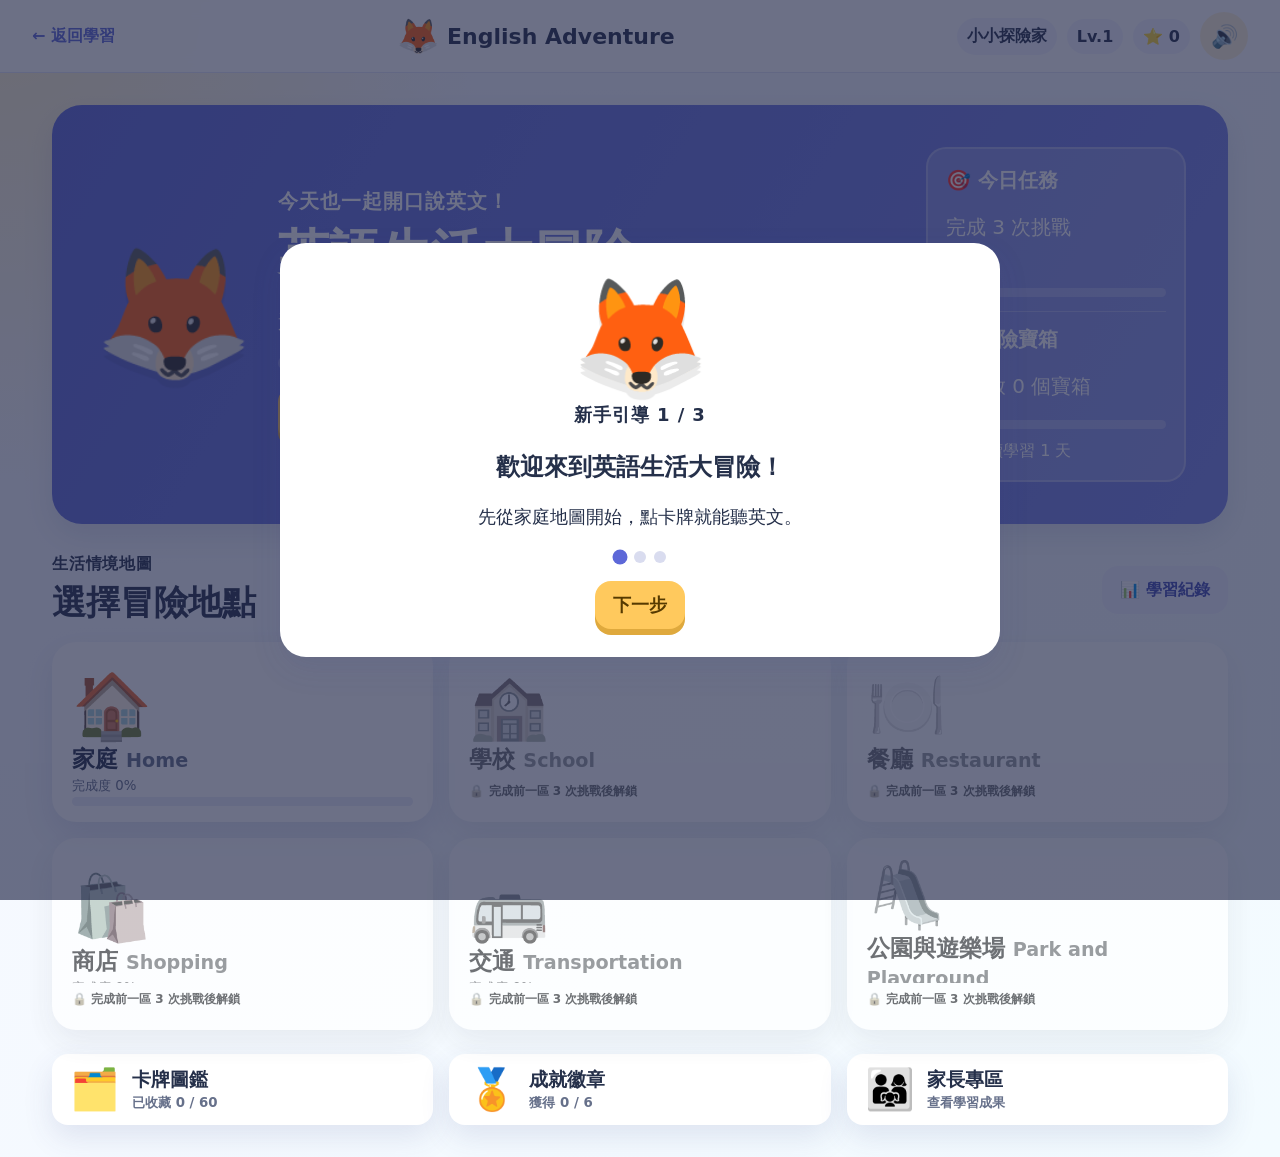
<file: english-adventure/index.html>
<!doctype html>
<html lang="zh-Hant">
<head>
  <meta charset="utf-8">
  <meta name="viewport" content="width=device-width,initial-scale=1,viewport-fit=cover">
  <meta name="theme-color" content="#5d68d8">
  <title>English Adventure 英語生活大冒險</title>
  <link rel="stylesheet" href="css/style.css">
</head>
<body>
  <a class="skip-link" href="#main">跳到主要內容</a>
  <header class="game-header">
    <a class="back-link" href="../index.html" aria-label="回到自主練習英文">← 返回學習</a>
    <div class="brand"><span aria-hidden="true">🦊</span><strong>English Adventure</strong></div>
    <div class="player-stats" aria-label="玩家資料">
      <span id="playerName">小小探險家</span>
      <span id="levelLabel">Lv.1</span>
      <span id="starLabel">⭐ 0</span>
      <button class="icon-button" id="soundToggle" aria-label="關閉音效" aria-pressed="true">🔊</button>
    </div>
  </header>

  <main id="main">
    <section class="view active" id="homeView">
      <div class="hero">
        <div class="buddy" id="buddy" aria-label="學習夥伴小狐狸">🦊</div>
        <div>
          <p class="eyebrow">今天也一起開口說英文！</p>
          <h1>英語生活大冒險</h1>
          <p id="buddyMessage">選一個生活地圖，收集你的第一張英文卡牌吧！</p>
          <div class="progress" aria-label="目前經驗值"><span id="xpBar"></span></div>
          <button class="primary big" id="continueButton">▶ 繼續學習</button>
        </div>
        <aside class="daily-card">
          <strong>🎯 今日任務</strong>
          <p>完成 3 次挑戰</p>
          <span id="dailyProgress">0 / 3</span>
          <div class="mini-progress" aria-label="每日任務進度"><span id="dailyBar"></span></div>
          <hr>
          <strong>🧰 探險寶箱</strong>
          <p id="chestText">再答對 5 題開啟</p>
          <div class="mini-progress" aria-label="寶箱進度"><span id="chestBar"></span></div>
          <span id="streakLabel">🔥 連續學習 1 天</span>
        </aside>
      </div>

      <section aria-labelledby="mapTitle">
        <div class="section-title"><div><p class="eyebrow">生活情境地圖</p><h2 id="mapTitle">選擇冒險地點</h2></div><button class="soft-button" data-open="recordsView">📊 學習紀錄</button></div>
        <div class="map-grid" id="mapGrid"></div>
      </section>

      <section class="dashboard-row">
        <button class="dashboard-card" data-open="collectionView"><span>🗂️</span><strong>卡牌圖鑑</strong><small id="collectionSummary">已收藏 0 / 60</small></button>
        <button class="dashboard-card" data-open="badgesView"><span>🏅</span><strong>成就徽章</strong><small id="badgeSummary">獲得 0 / 6</small></button>
        <button class="dashboard-card" data-open="recordsView"><span>👨‍👩‍👧</span><strong>家長專區</strong><small>查看學習成果</small></button>
      </section>
    </section>

    <section class="view" id="topicView">
      <div class="view-toolbar"><button class="soft-button" data-open="homeView">← 地圖</button><div><p class="eyebrow" id="topicEnglish"></p><h2 id="topicTitle"></h2></div><span class="pill" id="topicProgress"></span></div>
      <div class="mode-picker" aria-label="遊戲模式">
        <button data-mode="cards" class="active">🃏 學習卡牌</button>
        <button data-mode="picture">🖼️ 看圖選句子</button>
        <button data-mode="listen">🎧 聽聲選圖片</button>
        <button data-mode="order">🧩 句子排序</button>
      </div>
      <div id="topicContent"></div>
    </section>

    <section class="view" id="collectionView">
      <div class="view-toolbar"><button class="soft-button" data-open="homeView">← 首頁</button><h2>🗂️ 卡牌圖鑑</h2><span class="pill" id="collectionCount"></span></div>
      <div class="filter-row" id="collectionFilters"></div>
      <div class="card-grid" id="collectionGrid"></div>
    </section>

    <section class="view" id="badgesView">
      <div class="view-toolbar"><button class="soft-button" data-open="homeView">← 首頁</button><h2>🏅 成就徽章</h2></div>
      <div class="badge-grid" id="badgeGrid"></div>
    </section>

    <section class="view" id="recordsView">
      <div class="view-toolbar"><button class="soft-button" data-open="homeView">← 首頁</button><h2>👨‍👩‍👧 家長／教師專區</h2></div>
      <div class="record-grid" id="recordStats"></div>
      <div class="record-panel"><h3>最近 7 天學習紀錄</h3><div class="week-chart" id="weekChart"></div></div>
      <div class="record-panel"><h3>各主題完成度</h3><div id="topicRecords"></div></div>
      <div class="record-panel"><h3>常答錯的句子</h3><div id="mistakeRecords"></div></div>
      <button class="danger-button" id="clearProgress">清除這位學習者的遊戲紀錄</button>
    </section>
  </main>

  <div class="toast" id="toast" role="status" aria-live="polite"></div>
  <div class="star-layer" id="starLayer" aria-hidden="true"></div>
  <div class="celebration hidden" id="celebration" role="dialog" aria-modal="true" aria-labelledby="celebrationTitle">
    <div class="celebration-card">
      <div class="celebration-buddy">🦊</div>
      <div class="badge-pop" id="celebrationBadge">🏅</div>
      <h2 id="celebrationTitle">關卡完成！</h2>
      <p id="celebrationText">你完成了一個生活主題！</p>
      <button class="primary big" id="celebrationDone">繼續冒險</button>
    </div>
  </div>
  <div class="modal hidden" id="cardModal" role="dialog" aria-modal="true" aria-labelledby="modalPhrase">
    <div class="modal-card"><button class="modal-close" id="closeModal" aria-label="關閉卡牌">×</button><div id="modalContent"></div></div>
  </div>
  <div class="tutorial hidden" id="tutorial" role="dialog" aria-modal="true" aria-labelledby="tutorialTitle">
    <div><div class="buddy">🦊</div><p class="eyebrow" id="tutorialStep">新手引導 1 / 3</p><h2 id="tutorialTitle">歡迎來到英語生活大冒險！</h2><p id="tutorialText">先從家庭地圖開始，點卡牌就能聽英文。</p><div class="tutorial-dots" aria-hidden="true"><i class="active"></i><i></i><i></i></div><button class="primary big" id="tutorialDone">下一步</button></div>
  </div>

  <script src="js/data.js"></script>
  <script src="js/storage.js"></script>
  <script src="js/speech.js"></script>
  <script src="js/games.js"></script>
  <script src="js/app.js"></script>
  <script src="js/e2e.js"></script>
</body>
</html>
</file>
<file: english-adventure/css/style.css>
:root{--ink:#25304a;--muted:#66708a;--paper:#fff;--bg:#f7f8ff;--purple:#5d68d8;--purple2:#8189ec;--yellow:#ffc95d;--green:#40a977;--red:#c95858;--line:#e3e6f5;--shadow:0 12px 30px rgba(58,67,130,.12);--radius:22px}
@media(max-width:600px){.game-header{align-items:center!important;flex-wrap:wrap}.player-stats{flex:1;flex-wrap:nowrap!important;gap:6px}.player-stats>span{padding:7px 8px}.icon-button{width:44px;height:44px}}
.drop-zone.drag-over{border-color:var(--purple);background:#eef0ff}.word-chip[draggable="true"]{touch-action:manipulation;cursor:grab}.word-chip[draggable="true"]:active{cursor:grabbing}
.word-chip.touch-dragging{opacity:.35}.touch-drag-ghost{position:fixed;z-index:60;pointer-events:none;min-width:70px;min-height:52px;display:grid;place-items:center;padding:9px 14px;border:3px solid var(--purple);border-radius:14px;background:#fff;box-shadow:0 12px 28px rgba(35,42,82,.25);font-weight:900;transform:translate(-50%,-50%)}button,.learn-card,.map-node{touch-action:manipulation}.card-face h3,.card-face p,.dialogue{overflow-wrap:anywhere;word-break:normal}.modal-card,.tutorial>div,.celebration-card{max-width:calc(100vw - 32px);max-height:calc(100dvh - 32px);overflow:auto;overscroll-behavior:contain}.mode-picker{position:sticky;bottom:max(10px,env(safe-area-inset-bottom));z-index:12;padding:8px;background:rgba(247,248,255,.94);border:1px solid var(--line);border-radius:20px;box-shadow:0 10px 28px rgba(35,42,82,.16);backdrop-filter:blur(10px)}#topicContent{padding-bottom:92px}.card-actions button,.filter-row button,.modal button,.tutorial button,.celebration button{min-width:44px;min-height:44px}.back-link{white-space:nowrap}.game-header{min-height:72px}
.tablet-bottom-note{display:none}@media(min-width:700px) and (max-width:1100px){main{width:100%;padding:18px 22px 110px}.game-header{padding:10px 22px}.brand strong{font-size:17px}.hero{padding:28px;gap:18px}.hero h1{font-size:38px}.map-grid{grid-template-columns:repeat(3,1fr)}.map-node{min-height:170px;padding:17px}.map-node .map-icon{font-size:52px}.map-node strong{font-size:19px}.card-grid{grid-template-columns:repeat(2,1fr)}.learn-card,.card-inner{min-height:460px}.card-picture{min-height:145px}.card-face h3{font-size:25px}.mode-picker{grid-template-columns:repeat(4,1fr)}.mode-picker button{padding:10px 8px}.player-stats{gap:7px}.player-stats>span{padding:7px 9px}}
@media(min-width:1101px){.mode-picker{max-width:900px;margin:0 auto 18px}.card-grid{grid-template-columns:repeat(3,1fr)}}
@media(max-width:850px){.game-header .brand{display:none}.game-header{gap:8px}.player-stats>span:first-child{display:none}.view-toolbar{margin-top:18px}.mode-picker button{font-size:15px}.card-face{padding:16px}.card-face.back{font-size:16px;line-height:1.45}}
@media(min-width:700px) and (max-width:1200px){.mode-picker{position:fixed;left:50%;bottom:max(12px,env(safe-area-inset-bottom));transform:translateX(-50%);width:min(900px,calc(100vw - 32px));margin:0;grid-template-columns:repeat(4,1fr)}#topicContent{padding-bottom:160px}}
.daily-card hr{border:0;border-top:1px solid rgba(255,255,255,.28);margin:14px 0}.mini-progress{height:9px;background:rgba(255,255,255,.25);border-radius:999px;overflow:hidden;margin:8px 0 12px}.mini-progress span{display:block;height:100%;width:0;background:var(--yellow);transition:width .35s}.star-layer{position:fixed;inset:0;z-index:28;pointer-events:none;overflow:hidden}.flying-star{position:absolute;left:50%;top:58%;font-size:36px;animation:star-fly .9s ease-out forwards}.celebration{position:fixed;inset:0;z-index:35;background:rgba(35,42,82,.68);display:grid;place-items:center;padding:18px}.celebration-card{width:min(520px,100%);background:#fff;border-radius:28px;padding:30px;text-align:center;box-shadow:var(--shadow)}.celebration-buddy{font-size:90px;animation:jump .7s ease}.badge-pop{font-size:84px;animation:badge-in .6s cubic-bezier(.2,1.4,.4,1)}.celebration-card h2{font-size:34px;margin:5px}.tutorial-dots{display:flex;justify-content:center;gap:8px;margin:18px}.tutorial-dots i{width:12px;height:12px;border-radius:50%;background:#d9dcef}.tutorial-dots i.active{background:var(--purple);transform:scale(1.25)}@keyframes star-fly{0%{opacity:0;transform:translate(-50%,0) scale(.4) rotate(0)}25%{opacity:1}100%{opacity:0;transform:translate(var(--star-x),-55vh) scale(1.2) rotate(240deg)}}@keyframes badge-in{from{opacity:0;transform:scale(.25) rotate(-20deg)}to{opacity:1;transform:scale(1) rotate(0)}}@media(prefers-reduced-motion:reduce){.flying-star{animation:none;display:none}.celebration-buddy,.badge-pop{animation:none}.mini-progress span{transition:none}}
*{box-sizing:border-box}html{scroll-behavior:smooth}body{margin:0;color:var(--ink);background:radial-gradient(circle at top left,#fff2c9 0,transparent 28%),linear-gradient(135deg,#f7f8ff,#f3fbff);font-family:ui-rounded,"Noto Sans TC",system-ui,sans-serif;min-height:100vh}button,a{font:inherit}button{cursor:pointer;color:inherit}button:focus-visible,a:focus-visible{outline:4px solid #1d70b8;outline-offset:3px}.skip-link{position:absolute;left:-999px}.skip-link:focus{left:12px;top:12px;background:#fff;padding:12px;z-index:20}.game-header{position:sticky;top:0;z-index:8;display:flex;align-items:center;justify-content:space-between;gap:16px;padding:12px clamp(14px,3vw,32px);background:rgba(255,255,255,.94);border-bottom:1px solid var(--line);backdrop-filter:blur(10px)}.back-link{text-decoration:none;color:var(--purple);font-weight:900;min-height:44px;display:flex;align-items:center}.brand{display:flex;align-items:center;gap:8px;font-size:clamp(16px,2vw,22px)}.brand span{font-size:34px}.player-stats{display:flex;align-items:center;gap:10px;font-weight:900;flex-wrap:wrap;justify-content:end}.player-stats>span{background:#f3f4ff;padding:8px 10px;border-radius:999px}.icon-button{width:48px;height:48px;border:0;background:#fff4d8;border-radius:50%;font-size:22px}main{width:min(1240px,100%);margin:auto;padding:clamp(14px,2.5vw,32px)}.view{display:none}.view.active{display:block}.hero{display:grid;grid-template-columns:auto 1fr minmax(180px,260px);gap:24px;align-items:center;padding:clamp(22px,4vw,42px);border-radius:30px;background:linear-gradient(120deg,#5d68d8,#7984e8);color:#fff;box-shadow:var(--shadow);overflow:hidden}.buddy{font-size:clamp(74px,10vw,130px);filter:drop-shadow(0 8px 0 rgba(0,0,0,.08));transform-origin:bottom}.buddy.cheer{animation:jump .65s ease}.hero h1{font-size:clamp(30px,4vw,54px);margin:0}.eyebrow{font-weight:900;letter-spacing:.05em;margin:0 0 5px}.hero p{font-size:clamp(16px,2vw,20px)}.daily-card{background:rgba(255,255,255,.18);border:2px solid rgba(255,255,255,.25);border-radius:20px;padding:18px}.daily-card strong{font-size:20px}.progress{height:14px;background:rgba(255,255,255,.25);border-radius:999px;overflow:hidden;margin:16px 0}.progress span{display:block;height:100%;width:0;background:var(--yellow);transition:width .35s}.primary,.soft-button,.danger-button,.mode-picker button,.game-option,.dashboard-card{border:0;border-radius:16px;min-height:48px;font-weight:900;padding:12px 18px}.primary{background:var(--yellow);color:#563a00;box-shadow:0 6px 0 #dfa93d}.big{font-size:18px;min-height:56px}.soft-button{background:#eef0ff;color:#404bb5}.danger-button{background:#fff0f0;color:#a73b3b}.section-title,.view-toolbar{display:flex;align-items:center;justify-content:space-between;gap:14px;flex-wrap:wrap;margin:30px 0 16px}.section-title h2,.view-toolbar h2{margin:0;font-size:clamp(24px,3vw,34px)}.map-grid{display:grid;grid-template-columns:repeat(3,1fr);gap:16px}.map-node{position:relative;border:0;border-radius:24px;background:var(--paper);box-shadow:var(--shadow);padding:20px;text-align:left;min-height:180px;overflow:hidden}.map-node .map-icon{font-size:64px;display:block}.map-node strong{font-size:23px;display:block}.map-node small{color:var(--muted)}.map-node .node-progress{position:absolute;left:20px;right:20px;bottom:16px;height:9px;background:#eceefa;border-radius:999px;overflow:hidden}.map-node .node-progress span{display:block;height:100%;background:var(--green)}.map-node.locked{filter:grayscale(.85);opacity:.68}.map-node.locked::after{content:"🔒 完成前一區 3 次挑戰後解鎖";position:absolute;inset:auto 12px 14px;background:#fff;padding:8px;border-radius:10px;font-size:12px;font-weight:900}.dashboard-row{display:grid;grid-template-columns:repeat(3,1fr);gap:16px;margin-top:24px}.dashboard-card{background:var(--paper);box-shadow:var(--shadow);text-align:left;display:grid;grid-template-columns:auto 1fr;column-gap:12px;align-items:center}.dashboard-card>span{font-size:40px;grid-row:1/3}.dashboard-card strong{font-size:19px}.dashboard-card small{color:var(--muted)}.pill{background:#fff4d8;padding:8px 12px;border-radius:999px;font-weight:900}.mode-picker{display:grid;grid-template-columns:repeat(4,1fr);gap:10px;margin-bottom:18px}.mode-picker button{background:#fff;border:2px solid var(--line)}.mode-picker button.active{border-color:var(--purple);background:#eef0ff;color:#3943ab}.card-grid{display:grid;grid-template-columns:repeat(3,1fr);gap:16px}.learn-card{min-height:420px;perspective:1000px}.card-inner{position:relative;width:100%;height:100%;min-height:420px;transform-style:preserve-3d;transition:transform .55s}.learn-card.flipped .card-inner{transform:rotateY(180deg)}.card-face{position:absolute;inset:0;backface-visibility:hidden;background:#fff;border:4px solid var(--topic,#7984e8);border-radius:24px;padding:18px;box-shadow:var(--shadow);display:flex;flex-direction:column;gap:10px}.card-face.back{transform:rotateY(180deg);overflow:auto}.card-picture{display:grid;place-items:center;min-height:150px;background:color-mix(in srgb,var(--topic,#7984e8) 12%,white);border-radius:18px;font-size:80px}.card-face h3{font-size:clamp(22px,2.4vw,30px);margin:0}.card-actions{display:flex;gap:8px;flex-wrap:wrap;margin-top:auto}.card-actions button{min-width:48px;min-height:48px;border:0;background:#eef0ff;border-radius:13px;font-weight:900}.favorite.active{background:#fff0f3;color:#d13c63}.mastery{display:flex;justify-content:space-between;gap:8px;font-weight:900}.stars-text{color:#b97700}.speak-highlight{background:#fff0a8;border-radius:8px;box-shadow:0 0 0 4px #fff0a8}.game-stage{background:#fff;border-radius:24px;padding:clamp(18px,3vw,30px);box-shadow:var(--shadow);text-align:center}.game-stage h3{font-size:clamp(24px,3vw,34px)}.scene{font-size:clamp(80px,14vw,150px);padding:16px}.options-grid{display:grid;grid-template-columns:repeat(3,1fr);gap:12px}.game-option{background:#f7f8ff;border:3px solid var(--line);font-size:17px;min-height:86px}.game-option:hover,.game-option:focus-visible{border-color:var(--purple)}.game-option.correct{border-color:var(--green);background:#e9fff4;animation:glow .7s}.game-option.hint{border-color:var(--yellow)}.feedback{min-height:48px;font-size:20px;font-weight:900;margin:14px}.word-bank,.answer-bank{display:flex;justify-content:center;gap:10px;flex-wrap:wrap;min-height:80px;padding:12px;border:3px dashed var(--line);border-radius:18px;margin:14px 0}.word-chip{min-width:54px;min-height:50px;border:2px solid var(--purple2);border-radius:13px;background:#fff;font-weight:900;padding:9px}.filter-row{display:flex;gap:8px;flex-wrap:wrap;margin-bottom:16px}.filter-row button{min-height:44px;border:0;border-radius:999px;padding:8px 14px;font-weight:900}.filter-row button.active{background:var(--purple);color:#fff}.badge-grid,.record-grid{display:grid;grid-template-columns:repeat(3,1fr);gap:16px}.achievement,.record-stat,.record-panel{background:#fff;border-radius:20px;padding:20px;box-shadow:var(--shadow)}.achievement{text-align:center}.achievement span{font-size:68px}.achievement.locked{filter:grayscale(1);opacity:.55}.record-stat strong{display:block;font-size:30px}.record-stat small{color:var(--muted)}.record-panel{margin-top:16px}.week-chart{display:grid;grid-template-columns:repeat(7,1fr);align-items:end;gap:8px;height:170px}.day-bar{display:flex;flex-direction:column;justify-content:end;align-items:center;height:100%;gap:5px}.day-bar i{display:block;width:min(44px,80%);min-height:4px;background:var(--purple2);border-radius:10px 10px 3px 3px}.topic-record{display:grid;grid-template-columns:130px 1fr auto;align-items:center;gap:10px;margin:12px 0}.topic-record .progress{background:#eceefa;margin:0}.toast{position:fixed;z-index:30;left:50%;bottom:24px;transform:translate(-50%,120px);opacity:0;background:#25304a;color:#fff;padding:14px 20px;border-radius:14px;font-weight:900;transition:.25s}.toast.show{transform:translate(-50%,0);opacity:1}.modal,.tutorial{position:fixed;inset:0;z-index:20;background:rgba(30,36,70,.65);display:grid;place-items:center;padding:18px}.hidden{display:none!important}.modal-card,.tutorial>div{position:relative;width:min(720px,100%);max-height:90vh;overflow:auto;background:#fff;border-radius:26px;padding:28px;box-shadow:var(--shadow)}.modal-close{position:absolute;right:12px;top:12px;width:48px;height:48px;border:0;border-radius:50%;font-size:28px}.modal-hero{text-align:center;font-size:86px}.dialogue{background:#f5f6ff;border-radius:14px;padding:12px}.tutorial{text-align:center}.tutorial .buddy{font-size:110px}.tutorial p{font-size:18px;line-height:1.7}@keyframes jump{50%{transform:translateY(-18px) rotate(-4deg)}}@keyframes glow{50%{box-shadow:0 0 0 10px rgba(64,169,119,.2)}}@media(max-width:850px){.hero{grid-template-columns:auto 1fr}.daily-card{grid-column:1/-1}.map-grid,.card-grid{grid-template-columns:repeat(2,1fr)}.mode-picker{grid-template-columns:repeat(2,1fr)}}@media(max-width:600px){.game-header{align-items:flex-start}.brand{display:none}.player-stats>span:first-child{display:none}.hero{grid-template-columns:1fr;text-align:center}.buddy{font-size:92px}.map-grid,.dashboard-row,.card-grid,.badge-grid,.record-grid,.options-grid{grid-template-columns:1fr}.map-node{min-height:160px}.mode-picker{grid-template-columns:1fr 1fr}.topic-record{grid-template-columns:1fr auto}.topic-record .progress{grid-column:1/-1}.learn-card,.card-inner{min-height:450px}}@media(prefers-reduced-motion:reduce){*{scroll-behavior:auto!important;animation:none!important;transition:none!important}}
</file>
